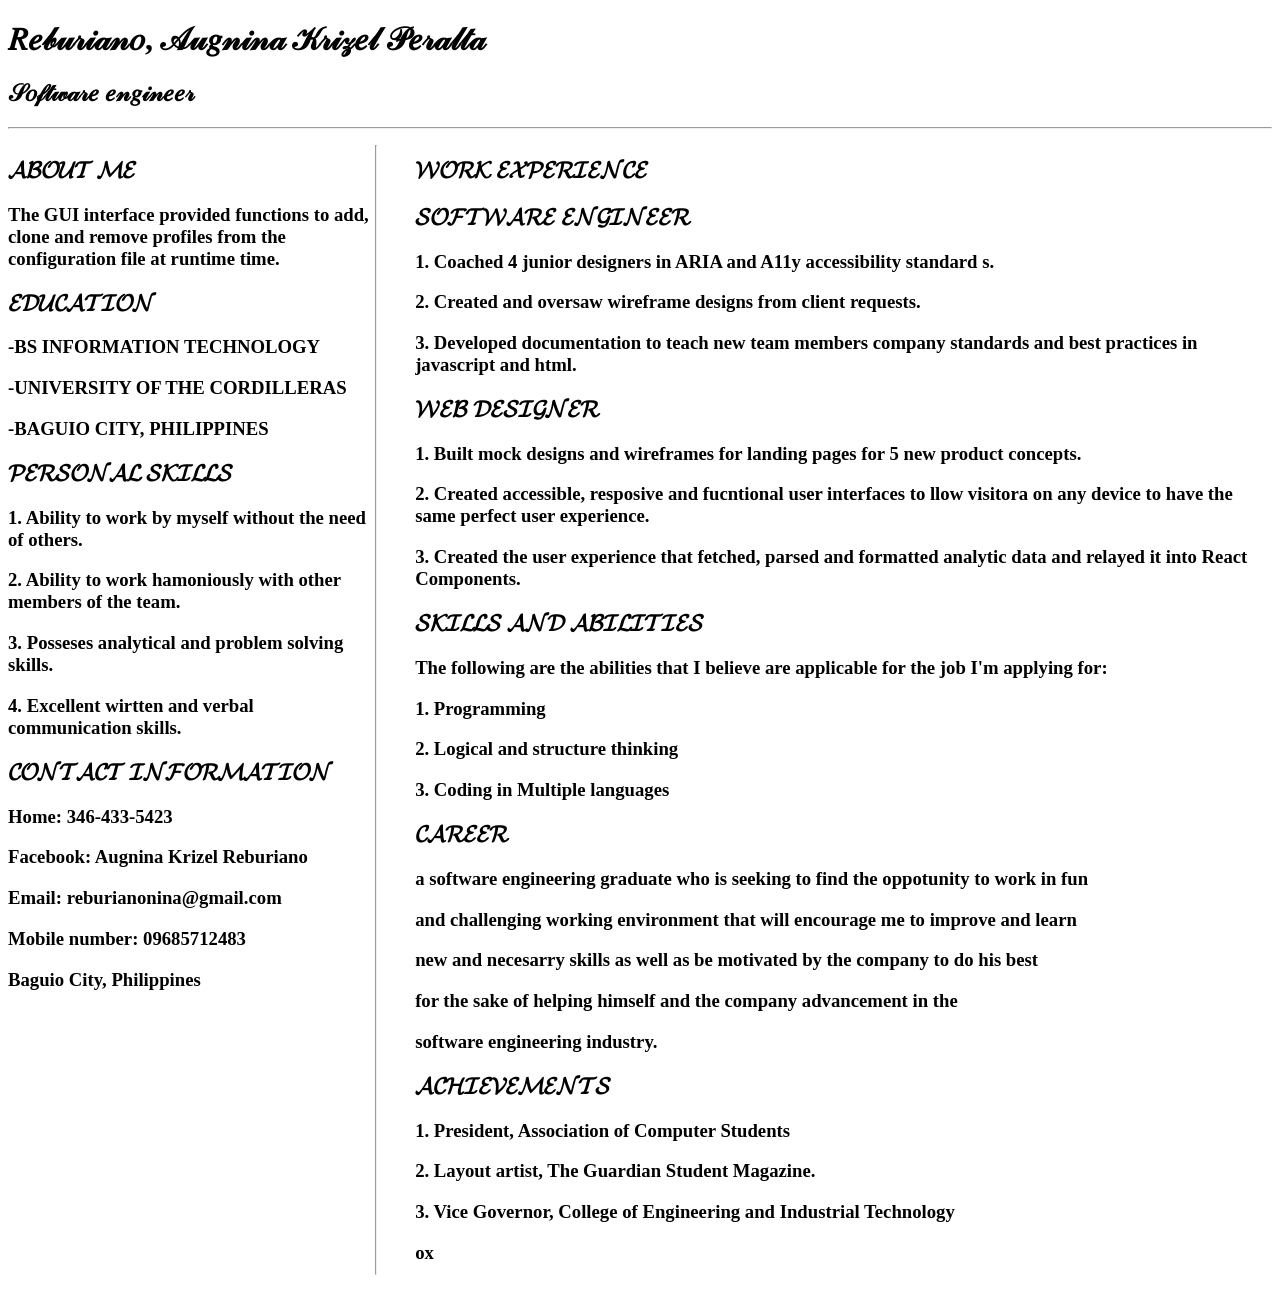
<file: resume/index.html>
<!DOCTYPE html>
<html lang="en">
<head>
    <meta charset="UTF-8">
    <meta name="viewport" content="width=device-width, initial-scale=1.0">
    <title>Reburiano</title>
    <style>
        .boxes{
            display: flex;
            flex-direction: row;
        }
        .leftbox{
            width: 30%;
            
        }
        .rightbox{
            position: relative;
            top: 25%;
            left: 0%;
            width: 70%;
            right: 10%;
            margin-left: 3%;
        }
        .pastandplease{
            position: relative;
            rotate: 90;

        }
    </style>
</head>
<body>
    <h1>𝑅𝑒𝒷𝓊𝓇𝒾𝒶𝓃𝑜, 𝒜𝓊𝑔𝓃𝒾𝓃𝒶 𝒦𝓇𝒾𝓏𝑒𝓁 𝒫𝑒𝓇𝒶𝓁𝓉𝒶 </h1>
    <h2>𝒮𝑜𝒻𝓉𝓌𝒶𝓇𝑒 𝑒𝓃𝑔𝒾𝓃𝑒𝑒𝓇</h2>
    <hr>
    <div class="boxes">
        <div class="leftbox">
            <h2>𝓐𝓑𝓞𝓤𝓣 𝓜𝓔</h2>
            <h3>The GUI interface provided functions to add, clone and remove profiles from the configuration file at runtime time.  </h3> 
            <h2>𝓔𝓓𝓤𝓒𝓐𝓣𝓘𝓞𝓝</h2>
            <H3>-BS INFORMATION TECHNOLOGY</H3>
            <h3>-UNIVERSITY OF THE CORDILLERAS</h3>
            <H3>-BAGUIO CITY, PHILIPPINES</H3>
            <h2>𝓟𝓔𝓡𝓢𝓞𝓝𝓐𝓛 𝓢𝓚𝓘𝓛𝓛𝓢  </h2>
            <h3>1. Ability to work by myself without the need of others.</h3>
            <h3>2. Ability to work hamoniously with other members of the team. </h3>
            <h3>3. Posseses analytical and problem solving skills. </h3>
            <h3>4. Excellent wirtten and verbal communication skills. </h3>
            <H2>𝓒𝓞𝓝𝓣𝓐𝓒𝓣 𝓘𝓝𝓕𝓞𝓡𝓜𝓐𝓣𝓘𝓞𝓝</H2>
            <H3>Home: 346-433-5423</H3>
            <h3>Facebook: Augnina Krizel Reburiano</h3>
            <h3>Email: reburianonina@gmail.com</h3>
            <h3>Mobile number: 09685712483</h3>
            <h3>Baguio City, Philippines</h3>
        </div>
        <hr class="pastandplease">
        <div class="rightbox">
            
            <h2>𝓦𝓞𝓡𝓚 𝓔𝓧𝓟𝓔𝓡𝓘𝓔𝓝𝓒𝓔</h2>
            <H2>𝓢𝓞𝓕𝓣𝓦𝓐𝓡𝓔 𝓔𝓝𝓖𝓘𝓝𝓔𝓔𝓡</H2>
            <H3>1. Coached 4 junior designers in ARIA and A11y accessibility standard                                             s.</H3>
            <h3>2. Created and oversaw wireframe designs from client requests.</h3>
            <h3>3. Developed documentation to teach new team members company standards and best practices in javascript and html.</h3>
            <H2>𝓦𝓔𝓑 𝓓𝓔𝓢𝓘𝓖𝓝𝓔𝓡</H2>
            <H3></H3>
            <H3>1. Built mock designs and wireframes for landing pages for 5 new product concepts.</H3>
            <h3>2. Created accessible, resposive and fucntional user interfaces to llow visitora on any device to have the same perfect user experience. </h3>
            <h3>3. Created the user experience that fetched, parsed and formatted analytic data and relayed it into React Components. </h3>
            <h2>𝓢𝓚𝓘𝓛𝓛𝓢 𝓐𝓝𝓓 𝓐𝓑𝓘𝓛𝓘𝓣𝓘𝓔𝓢</h2>
            <h3>The following are the abilities that I believe are applicable for the job I'm applying for:</h3>
            <h3>1. Programming</h3>
            <h3>2. Logical and structure thinking</h3>
            <h3>3. Coding in Multiple languages</h3>
            <h2>𝓒𝓐𝓡𝓔𝓔𝓡</h2>
            <H3>a software engineering graduate who is seeking to find the oppotunity to work in fun </H3>
            <h3>and challenging working environment that will encourage me to improve and learn</h3>
            <h3>new and necesarry skills as well as be motivated by the company to do his best</h3>
            <h3>for the sake of helping himself and the company advancement in the </h3>
            <h3>software engineering industry.</h3>
            <h2>𝓐𝓒𝓗𝓘𝓔𝓥𝓔𝓜𝓔𝓝𝓣𝓢</h2>
            <h3>1. President, Association of Computer Students</h3>
            <h3>2. Layout artist, The Guardian Student Magazine.</h3>
            <h3>3. Vice Governor, College of Engineering and Industrial Technology</h3>
            <h3>ox</h3>
        </div>
    </div>
</body>
</html>
</file>
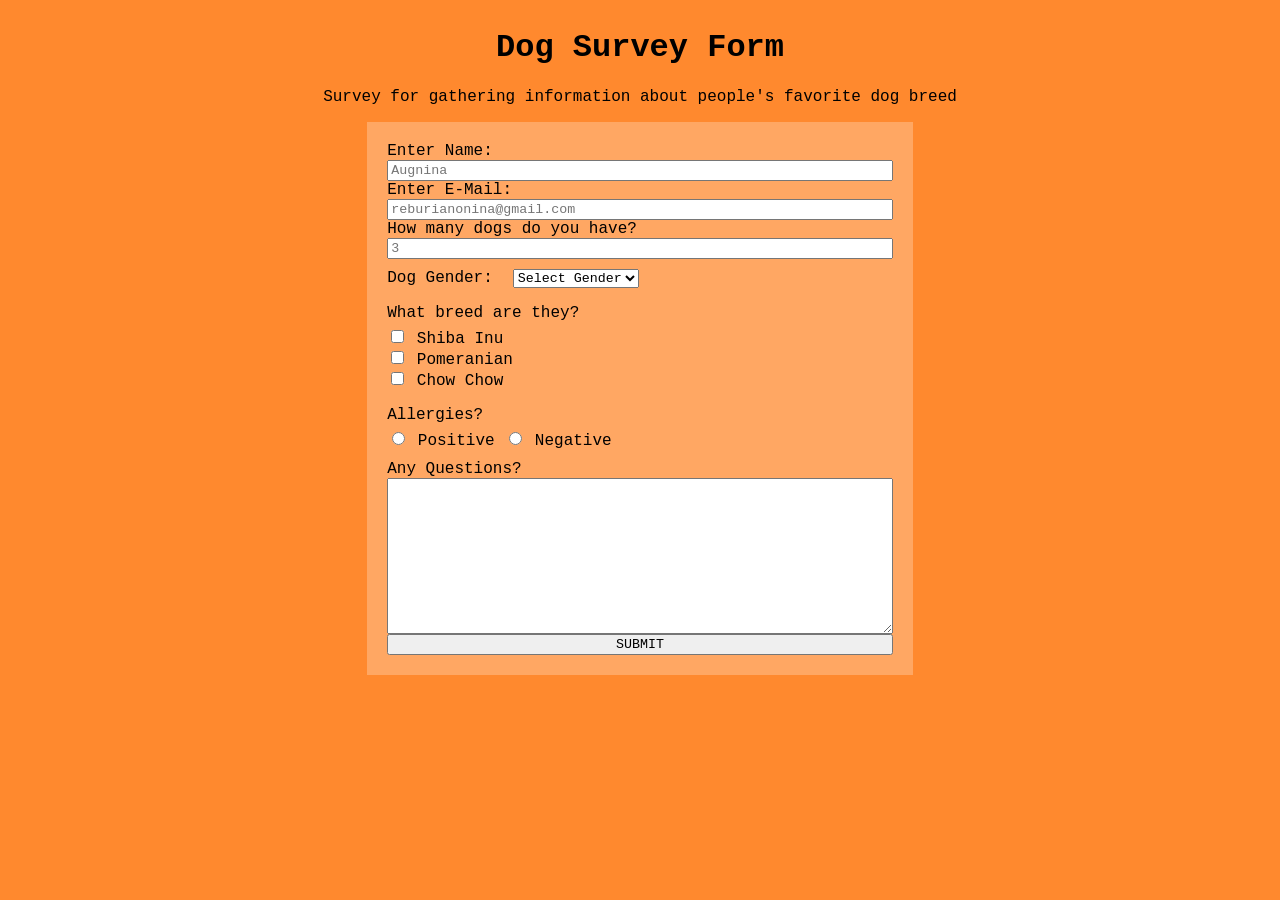
<file: prj01_surveyform/SurveyForm/index.html>
<!DOCTYPE html>
<html lang="en">
<head>
    <meta charset="UTF-8">
    <meta name="viewport" content="width=device-width, initial-scale=1.0">
    <title>Dog Survey Form</title>
    <link rel="stylesheet" href="styles.css">
</head>
<body>
    <div class="header">
        <h1 id="title">Dog Survey Form</h1>
        <p id="description">Survey for gathering information about people's favorite dog breed</p>
    </div>
    <form action="" id="survey-form">
        <div class="divider">
            <label for="name" id="name-label">Enter Name: </label>
            <input type="text" name="name" id="name" placeholder="Augnina" required>
        </div>

        <div class="divider">
            <label for="email" id="email-label">Enter E-Mail: </label>
            <input type="email" name="email" id="email" placeholder="reburianonina@gmail.com" required>
        </div>

        <div class="divider">
            <label for="number" id="number-label">How many dogs do you have? </label>
            <input type="number" name="number" id="number" min="0" max="20" placeholder="3">
        </div>
        <div class="dropdown-menu">
            <label for="dropdown">Dog Gender: </label>
            <select name="dropdown" id="dropdown">
                <option value="">Select Gender</option>
                <option value="male">Male</option>
                <option value="female">Female</option>
            </select>
        </div>
        <pre>What breed are they?</pre>
        <div class="checkboxes">
            <input type="checkbox" id="breed-1" name="breed-1" value="shiba">
            <label for="breed-1"> Shiba Inu</label><br>
        </div>
        <div class="checkboxes">
            <input type="checkbox" id="breed-2" name="breed-2" value="pom">
            <label for="breed-2"> Pomeranian</label><br>
        </div>
        <div class="checkboxes">
            <input type="checkbox" id="breed-3" name="breed-3" value="chow">
            <label for="breed-3"> Chow Chow</label><br>
        </div>
        <pre>Allergies?</pre>
        <div class="radios">
            <input type="radio" name="allergies" id="yes" value="yes">
            <label for="yes">Positive</label>
            <input type="radio" name="allergies" id="no" value="no">
            <label for="yes">Negative</label>
        </div>
        <div class="comment-section">
            <label for="comment">Any Questions? </label>
            <textarea name="" id="comment" cols="30" rows="10"></textarea>
        </div>
        <button type="submit" id="submit">SUBMIT</button>
    </form>
</body>
</html>
</file>
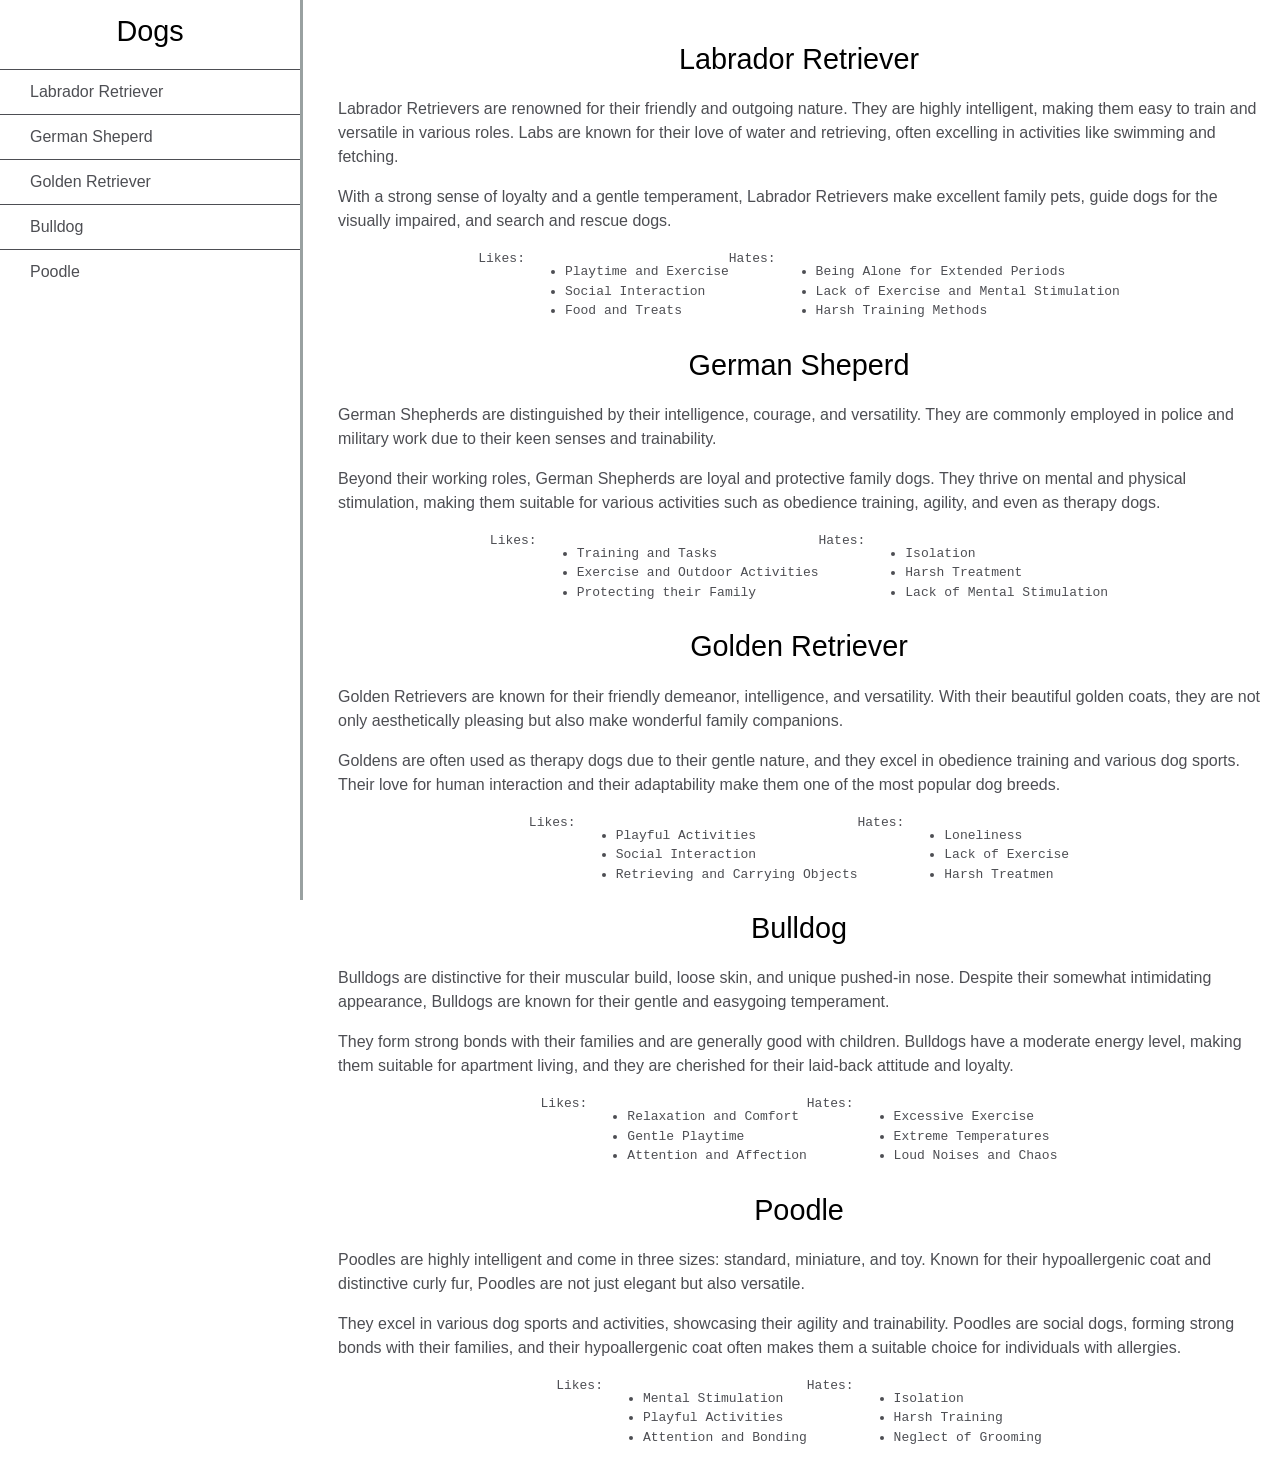
<file: prj03_TechnicalDocumentation/TechnicalPage/index.html>
<!DOCTYPE html>
<html lang="en">
<head>
    <meta charset="UTF-8">
    <meta name="viewport" content="width=device-width, initial-scale=1.0">
    <title>Technical Documentation Page</title>
    <link rel="stylesheet" href="styles.css">
</head>
<body>
    <nav id="navbar">
        <header>Dogs</header>
        <ul>
            <li><a class="nav-link" href="#Labrador_Retriever">Labrador Retriever</a></li>
            <li><a class="nav-link" href="#German_Sheperd">German Sheperd</a></li>
            <li><a class="nav-link" href="#Golden_Retriever">Golden Retriever</a></li>
            <li><a class="nav-link" href="#Bulldog">Bulldog</a></li>
            <li><a class="nav-link" href="#Poodle">Poodle</a></li>
        </ul>
    </nav>
    <main id="main-doc">
        <section class="main-section" id="Labrador_Retriever">
            <header>Labrador Retriever</header>
            <p>Labrador Retrievers are renowned for their friendly and outgoing nature. They are highly intelligent, making them easy to train and versatile in various roles. Labs are known for their love of water and retrieving, often excelling in activities like swimming and fetching.</p>
            <p>With a strong sense of loyalty and a gentle temperament, Labrador Retrievers make excellent family pets, guide dogs for the visually impaired, and search and rescue dogs.</p>
            <code>
                Likes:
                <ul>
                    <li>Playtime and Exercise</li>
                    <li>Social Interaction</li>
                    <li>Food and Treats</li>
                </ul>
                Hates:
                <ul>
                    <li>Being Alone for Extended Periods</li>
                    <li>Lack of Exercise and Mental Stimulation</li>
                    <li>Harsh Training Methods</li>
                </ul>
            </code>
            <li style="list-style: none;"></li>
        </section>
        <section class="main-section" id="German_Sheperd">
            <header>German Sheperd</header>
            <p>German Shepherds are distinguished by their intelligence, courage, and versatility. They are commonly employed in police and military work due to their keen senses and trainability. </p>
            <p>Beyond their working roles, German Shepherds are loyal and protective family dogs. They thrive on mental and physical stimulation, making them suitable for various activities such as obedience training, agility, and even as therapy dogs.</p>
            <code>
                Likes:
                <ul>
                    <li>Training and Tasks</li>
                    <li>Exercise and Outdoor Activities</li>
                    <li>Protecting their Family</li>
                </ul>
                Hates:
                <ul>
                    <li>Isolation</li>
                    <li>Harsh Treatment</li>
                    <li>Lack of Mental Stimulation</li>
                </ul>
            </code>
            <li style="list-style: none;"></li>
        </section>
        <section class="main-section" id="Golden_Retriever">
            <header>Golden Retriever</header>
            <p>Golden Retrievers are known for their friendly demeanor, intelligence, and versatility. With their beautiful golden coats, they are not only aesthetically pleasing but also make wonderful family companions.</p>
            <p>Goldens are often used as therapy dogs due to their gentle nature, and they excel in obedience training and various dog sports. Their love for human interaction and their adaptability make them one of the most popular dog breeds.</p>
            <code>
                Likes:
                <ul>
                    <li>Playful Activities</li>
                    <li>Social Interaction</li>
                    <li>Retrieving and Carrying Objects</li>
                </ul>
                Hates:
                <ul>
                    <li>Loneliness</li>
                    <li>Lack of Exercise</li>
                    <li>Harsh Treatmen</li>
                </ul>
            </code>
            <li style="list-style: none;"></li>
        </section>
        <section class="main-section" id="Bulldog">
            <header>Bulldog</header>
            <p>Bulldogs are distinctive for their muscular build, loose skin, and unique pushed-in nose. Despite their somewhat intimidating appearance, Bulldogs are known for their gentle and easygoing temperament.</p>
            <p>They form strong bonds with their families and are generally good with children. Bulldogs have a moderate energy level, making them suitable for apartment living, and they are cherished for their laid-back attitude and loyalty.</p>
            <code>
                Likes:
                <ul>
                    <li>Relaxation and Comfort</li>
                    <li>Gentle Playtime</li>
                    <li>Attention and Affection</li>
                </ul>
                Hates:
                <ul>
                    <li>Excessive Exercise</li>
                    <li>Extreme Temperatures</li>
                    <li>Loud Noises and Chaos</li>
                </ul>
            </code>
            <li style="list-style: none;"></li>
        </section>
        <section class="main-section" id="Poodle">
            <header>Poodle</header>
            <p>Poodles are highly intelligent and come in three sizes: standard, miniature, and toy. Known for their hypoallergenic coat and distinctive curly fur, Poodles are not just elegant but also versatile.</p>
            <p>They excel in various dog sports and activities, showcasing their agility and trainability. Poodles are social dogs, forming strong bonds with their families, and their hypoallergenic coat often makes them a suitable choice for individuals with allergies.</p>
            <code>
                Likes:
                <ul>
                    <li>Mental Stimulation</li>
                    <li>Playful Activities</li>
                    <li>Attention and Bonding</li>
                </ul>
                Hates:
                <ul>
                    <li>Isolation</li>
                    <li>Harsh Training</li>
                    <li>Neglect of Grooming</li>
                </ul>
            </code>
            <li style="list-style: none;"></li>
        </section>
    </main>
</body>
</html>
</file>
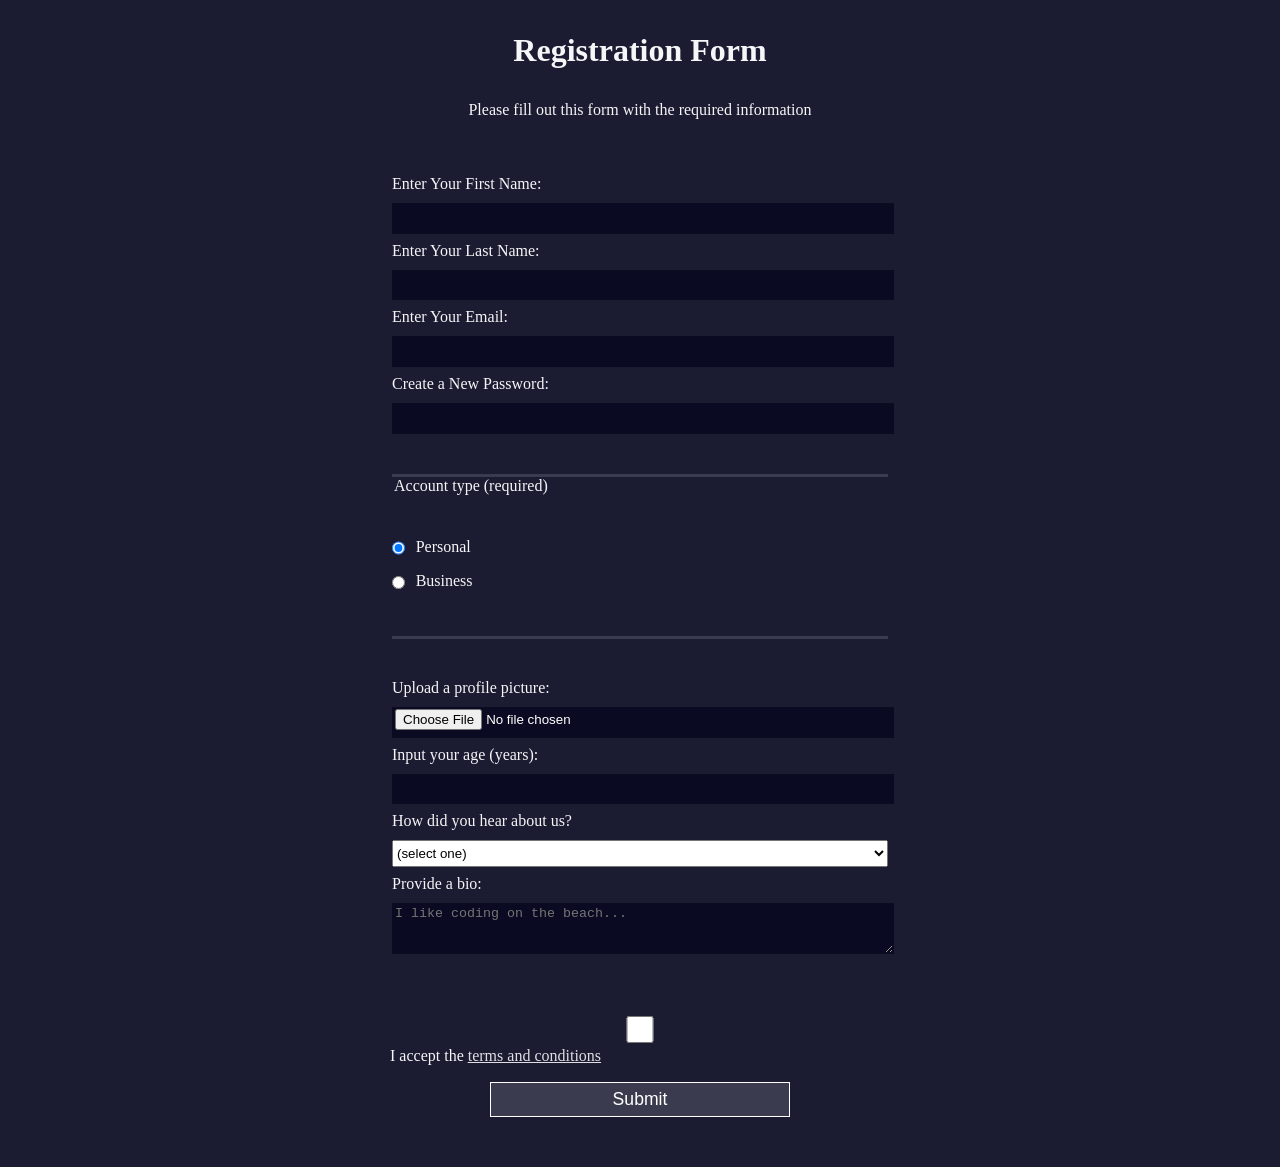
<file: Registration Form/RegForm.html>
<!DOCTYPE html>
<html lang="en">
  <head>
    <meta charset="UTF-8">
    <title>Registration Form</title>
    <link rel="stylesheet" href="styles.css" />
  </head>
  <body>
    <h1>Registration Form</h1>
    <p>Please fill out this form with the required information</p>
    <form method="post" action='https://register-demo.freecodecamp.org'>
      <fieldset>
        <label for="first-name">Enter Your First Name: <input id="first-name" name="first-name" type="text" required /></label>
        <label for="last-name">Enter Your Last Name: <input id="last-name" name="last-name" type="text" required /></label>
        <label for="email">Enter Your Email: <input id="email" name="email" type="email" required /></label>
        <label for="new-password">Create a New Password: <input id="new-password" name="new-password" type="password" pattern="[a-z0-5]{8,}" required /></label>
      </fieldset>
      <fieldset>
        <legend>Account type (required)</legend>
        <label for="personal-account"><input id="personal-account" type="radio" name="account-type" class="inline" checked /> Personal</label>
        <label for="business-account"><input id="business-account" type="radio" name="account-type" class="inline" /> Business</label>
      </fieldset>
      <fieldset>
        <label for="profile-picture">Upload a profile picture: <input id="profile-picture" type="file" name="file" /></label>
        <label for="age">Input your age (years): <input id="age" type="number" name="age" min="13" max="120" /></label>
        <label for="referrer">How did you hear about us?
          <select id="referrer" name="referrer">
            <option value="">(select one)</option>
            <option value="1">freeCodeCamp News</option>
            <option value="2">freeCodeCamp YouTube Channel</option>
            <option value="3">freeCodeCamp Forum</option>
            <option value="4">Other</option>
          </select>
        </label>
        <label for="bio">Provide a bio:
          <textarea id="bio" name="bio" rows="3" cols="30" placeholder="I like coding on the beach..."></textarea>
        </label>
      </fieldset>
      <label for="terms-and-conditions">
        <input id="terms-and-conditions" type="checkbox" required name="terms-and-conditions" /> I accept the <a href="https://www.freecodecamp.org/news/terms-of-service/">terms and conditions</a>
      </label>
      <input type="submit" value="Submit" />
    </form>
  </body>
</html>
</file>
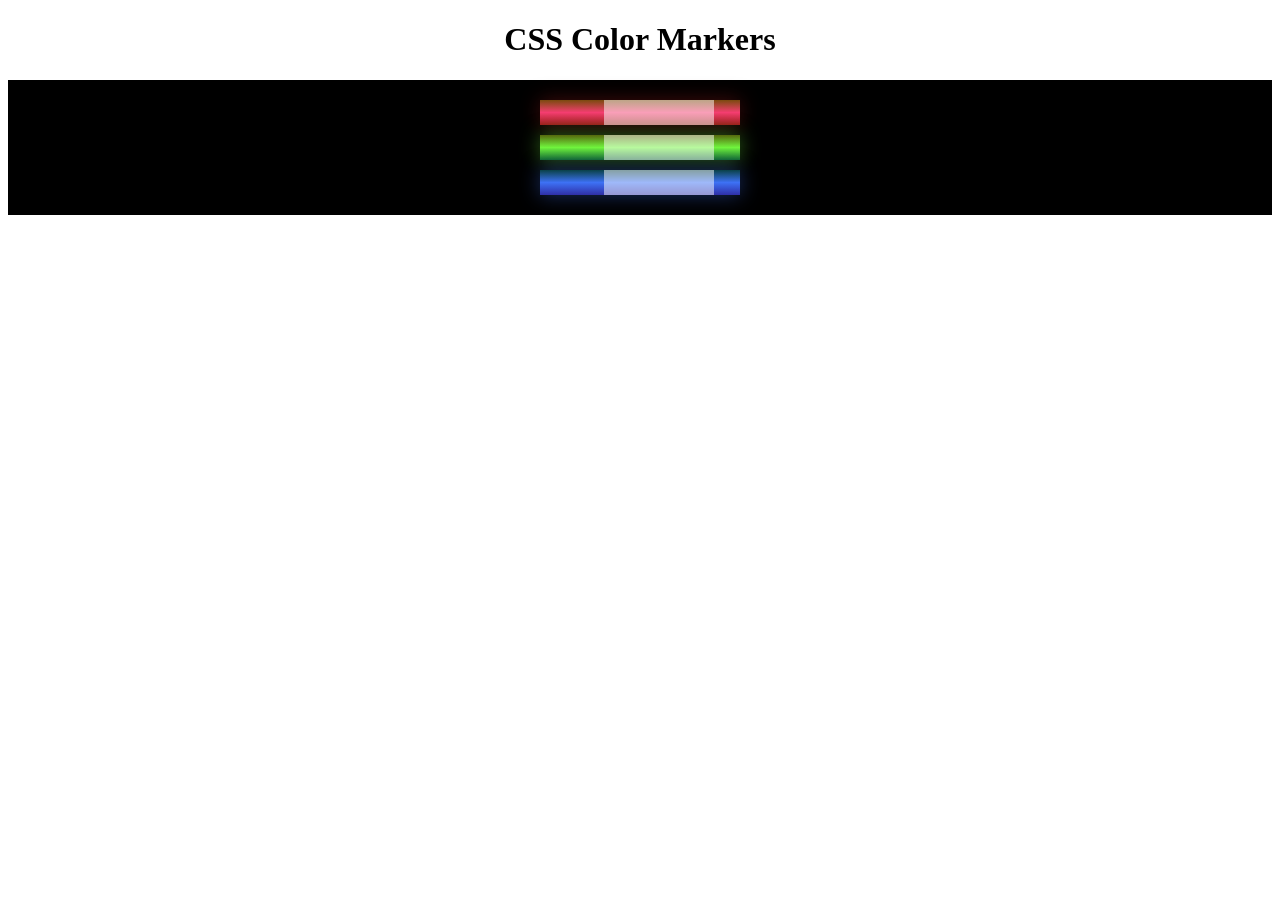
<file: prj01_surveyform/ColoredMarkers/Colored Markers.html>
<!DOCTYPE html>
<html lang="en">
<head>
    <link rel="stylesheet" href="styles.css">
  <title>Colored Markers</title>
  <meta charset="UTF-8">
  <meta name="viewport" content="width=device-width,initial-scale=1.0">
</head>
<body>

    <h1>
        CSS Color Markers
    </h1>
    <div class="container">
        <div class="marker red"> <div class="cap"></div> <div class="sleeve"></div> </div> 
        <div class="marker green"> <div class="cap"></div> <div class="sleeve"></div></div> 
        <div class="marker blue"> <div class="cap"></div> <div class="sleeve"></div></div>
    </div>
</body>
</html>
</file>
<file: prj01_surveyform/SurveyForm/styles.css>
*{
    font-family: 'Courier New', Courier, monospace;
    /* border: 1px solid #000; */
}
h1, p{
    text-align: center;
}
body{
    display: flex;
    flex-direction: column;
    justify-content: center;

    background-color: #ff892e;
}
form{
    display: flex;
    flex-direction: column;

    padding: 20px;
    margin: auto;
    background-color: #ffa763;

    width: 40%;
}
pre{
    margin-bottom: 5px;
}
.divider{
    display: flex;
    flex-direction: column;
}
.dropdown-menu{
    display: flex;
    flex-direction: row;
    margin-top: 10px;
    gap: 20px;
}
.comment-section{
    display: flex;
    flex-direction: column;
    margin-top: 10px;
}
</file>
<file: prj03_TechnicalDocumentation/TechnicalPage/styles.css>
html, body {
    min-width: 290px;
    color: #4d4e53;
    background-color: #ffffff;
    font-family: 'Open Sans', Arial, sans-serif;
    line-height: 1.5;
}
header {
    color: black;
    margin: 10px;
    text-align: center;
    font-size: 1.8em;
    font-weight: thin;
}
#navbar {
    position: fixed;
    min-width: 290px;
    top: 0px;
    left: 0px;
    width: 300px;
    height: 100%;
    border-right: solid;
    border-color: rgba(0, 22, 22, 0.4);
}
#navbar ul {
    height: 88%;
    padding: 0;
    overflow-y: auto;
    overflow-x: hidden;
}
#navbar li {
    color: #4d4e53;
    border-top: 1px solid;
    list-style: none;
    position: relative;
    width: 100%;
}
  
#navbar a {
    display: block;
    padding: 10px 30px;
    color: #4d4e53;
    text-decoration: none;
    cursor: pointer;
}

#main-doc {
    position: absolute;
    margin-left: 310px;
    padding: 20px;
    margin-bottom: 110px;
}  
section article {
    color: #4d4e53;
    margin: 15px;
    font-size: 0.96em;
}
code{
    display: flex;
    justify-content: center;
}
</file>
<file: Registration Form/styles.css>
body {
  width: 100%;
  height: 100vh;
  margin: 0;
  background-color: #1b1b32;
  color: #f5f6f7;
  font-family: Tahoma;
  font-size: 16px;
}

h1, p {
  margin: 1em auto;
  text-align: center;
}

form {
  width: 60vw;
  max-width: 500px;
  min-width: 300px;
  margin: 0 auto;
  padding-bottom: 2em;
}

fieldset {
  border: none;
  padding: 2rem 0;
  border-bottom: 3px solid #3b3b4f;
}

fieldset:last-of-type {
  border-bottom: none;
}

label {
  display: block;
  margin: 0.5rem 0;
}

input,
textarea,
select {
  margin: 10px 0 0 0;
  width: 100%;
  min-height: 2em;
}

input, textarea {
  background-color: #0a0a23;
  border: 1px solid #0a0a23;
  color: #ffffff;
}

.inline {
  width: unset;
  margin: 0 0.5em 0 0;
  vertical-align: middle;
}

input[type="submit"] {
  display: block;
  width: 60%;
  margin: 1em auto;
  height: 2em;
  font-size: 1.1rem;
  background-color: #3b3b4f;
  border-color: white;
  min-width: 300px;
}

input[type="file"] {
  padding: 1px 2px;
}
a {
  color: #dfdfe2;
}
</file>
<file: prj01_surveyform/ColoredMarkers/styles.css>
h1 {
    text-align: center;
}
.marker{
    width: 200px;
    height: 25px;
    margin-top: auto;
    margin-right: auto;
    margin-bottom: auto;
    margin-left: auto;
    margin: 10px auto;
}
 .red {
    background: linear-gradient(rgb(122, 74, 14), rgb(245, 62, 113), rgb(162, 27, 27));
    box-shadow: 0 0 20px 0 rgba(83, 14, 14, 0.8);
 }
 .green {
   background: linear-gradient(#55680D, #71F53E, #116C31);
   box-shadow: 0 0 20px 0 #3B7E20CC;
 }
 .blue {
    background: linear-gradient(hsl(186, 76%, 16%), hsl(223, 90%, 60%), hsl(240, 56%, 42%));
   box-shadow: 0 0 20px 0 hsla(223, 59%, 31%, 0.8); 
   }
 .container {
    background-color: rgb(0,0,0);
    padding: 10px;
    padding-left: 0;
    padding-right: 0;
 }
 .sleeve {
   width: 110px;
   height: 25px;
   background-color: rgba(255, 255, 255, 0.5);
<<<<<<< HEAD
   border-left: 10px olid black;
=======
   border-left: 10px double rgba(0, 0, 0, 0.75);
>>>>>>> bc3583909f896fe2ecffe4f458dc0c6710e0055d
 }
 .cap {
   width: 60px;
   height: 25px;
}
.cap, .sleeve {
   display: inline-block;
}
</file>
